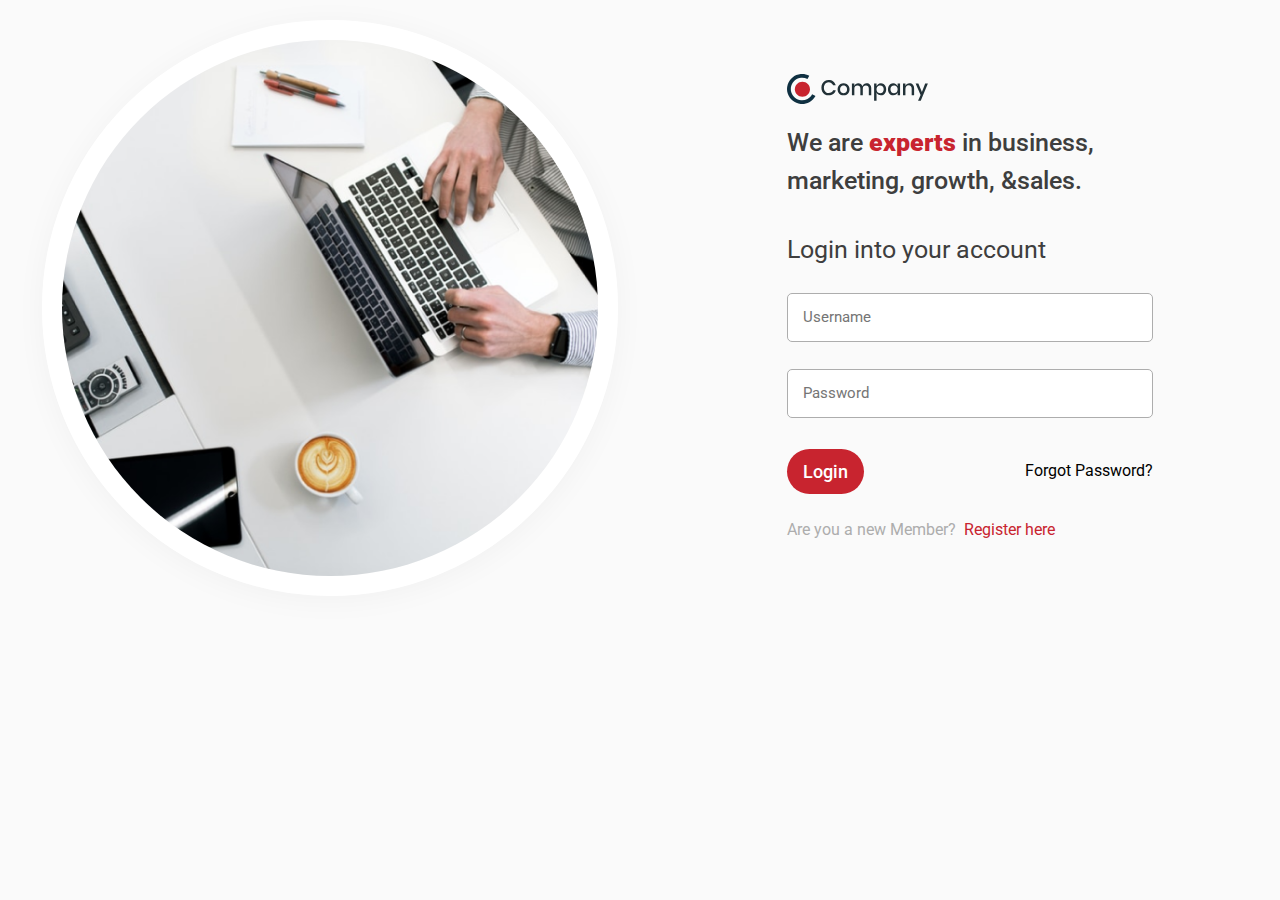
<file: index.html>
<!DOCTYPE html>
<html lang="en">

<head>
    <meta charset="UTF-8">
    <meta name="viewport" content="width=device-width, initial-scale=1.0">
    <link rel="stylesheet" type="text/css" href="css/bootstrap.min.css" media="all">
    <link rel="stylesheet" href="css/index.css">
    <title>Login Page</title>
    <style>
        @media  screen and (max-width: 970px) {
            .mainContainer{
                display: flex;
                flex-direction: column;
            }
            .formFooter a{
                margin-left: 5vw;
            }
            .loginForm{
                padding: 21px;
            }
        }
    </style>
</head>

<body>
    <div class="Container1">

        <div class="heroImg">
            <img src="images/hero-image.png"  class="img-fluid" alt="main iamge">
        </div>

        <div class="loginForm">
            
            <div class="formItems">
                <img class="img-fluid logoImg" src="images/header-logo.svg" alt="logo image">

                <div class="title">
                    We are <span>experts</span> in business,<br> marketing, growth, &sales.
                </div>

                <p class="loTitle">Login into your account</p>


                <form method="post" class="form">

                    <input class="username" type="text" placeholder="Username">
                    <input class="password" type="password" placeholder="Password">

                    <div class="fFooter">
                        <input class="submitBtn" type="submit" value="Login">
                        <div class="fPass">
                            <a href="#">Forgot Password?</a>
                        </div>
                    </div>

                </form>
                <p class="register">Are you a new Member? <span><a href="#">Register here</a></span></p>
            </div>

        </div>

    </div>
</body>

</html>
</file>
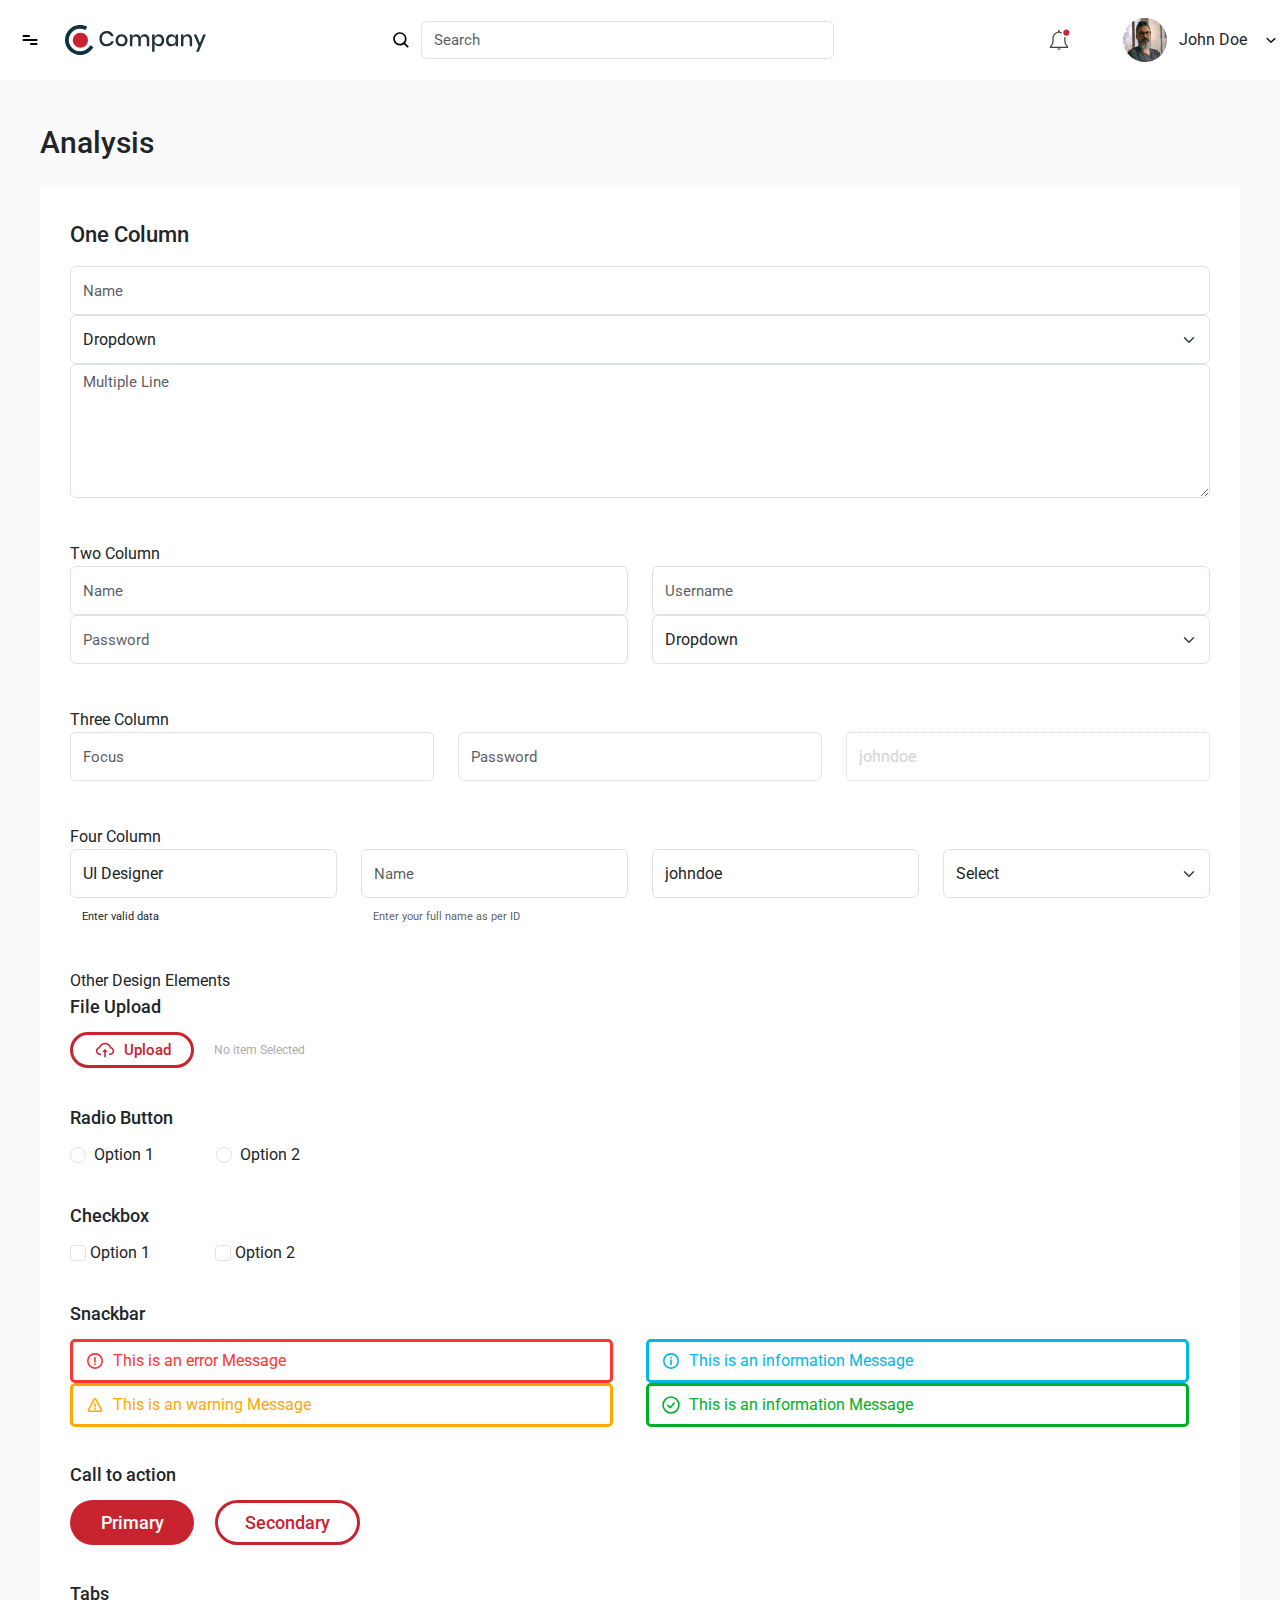
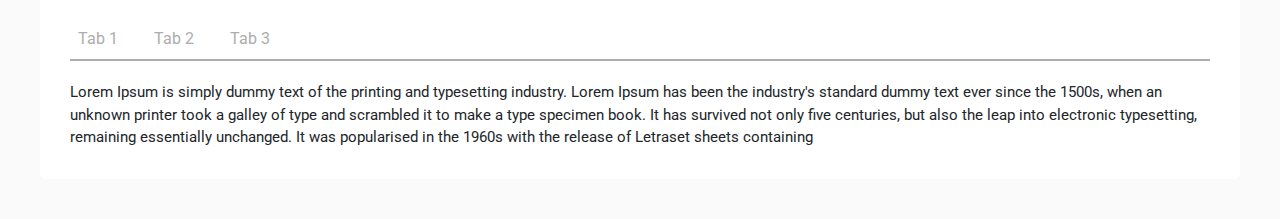
<file: innerpage.html>
<!DOCTYPE html>
<html lang="en">

<head>
    <meta charset="UTF-8">
    <meta name="viewport" content="width=device-width, initial-scale=1.0">
    <link rel="stylesheet" href="css/bootstrap.min.css">
    <link rel="stylesheet" href="css/index.css">
    <title>Analysis</title>
    <style>
    

        @media screen and (max-width: 862px) {
            .profile {
                margin-left: 20px;
            }
        }

        @media screen and (max-width: 810px) {
            .fourColumns {
                display: grid;
                grid-template-columns: auto;
                row-gap: 10px;
            }
        }

        @media screen and (max-width: 775px) {
            .analysisBody {
                padding: 20px;
            }
        }

        @media screen and (max-width: 670px) {
            .profileName {
                display: none;
            }

            .headerRight {
                display: none;
              
            }

            .header {
                grid-template-columns: auto auto;
                padding-right: 10px;
            }

            .notifiLink {
                display: block;
            }

            .profileLink {
                display: block;
            }
        }

        @media screen and (max-width: 476px) {}

        @media screen and (max-width: 465px) {
            .sideNavSSS {
                width: -webkit-fill-available;
            }

            .headerLeft {
                margin-right: 10px;
            }

            .logoIcon {
                margin-left: 10px;
            }
        }

        @media screen and (max-width: 425px) {
            .col {
                margin-bottom: 10px;
                flex: 1 0 100%;
            }
        }

        @media screen and (max-width: 370px) {
            .logoIcon {
                display: none;
            }
        }
    </style>
</head>

<body>
    <div class="header" id="headerBar">
            
        <div class="headerLeft">
            <img class="menuIcon" src="images/menu-bar.svg" id="menuBtn" onclick="showMenu()">
            <img class="logoIcon" src="images/header-logo.svg">
        </div>

        <div class="headerMid">
            <img class="searchIcon" src="images/search-icon.svg">
            <input type="search" class="form-control rounded" placeholder="Search"/>
        </div>

        <div class="headerRight">
            
                <img class="notificationIcon" src="images/notification-icon.svg">
                <img class="profile" src="images/profile.png">
                <p class="profileName">John Doe</p>
                <img class="downArrow" src="images/downward-arrow.svg">
    
        </div>

    </div>

    <div class="analysis">

        <div class="sideMenu" id="sideBar">

           
            
            <a href="./dashboard.html">
                <div class="dashboardLink" id="dashboardBtn">
                        <div class="dashboardIcon"><img src="images/dashboard-default.svg"></div>
                        <p>Dashboard</p>
                </div>
            </a>

            <a href="#">
                <div class="analysisLink">
                    <img class="analysisIcon" src="images/graph-default.svg">
                    <p>Analysis</p>
                </div>
            </a>

            <a href="#">
                <div class="inboxLink">
                    <img class="inboxIcon" src="images/inbox-default.svg">
                    <p>Inbox</p>
                </div>
            </a>

            <a href="#">
                <div class="historyLink">
                    <img class="historyIcon" src="images/clock-default.svg">
                    <p>History</p>
                </div>
            </a>

            <a href="#">
                <div class="usersLink">
                    <img class="usersIcon" src="images/user-default.svg">
                    <p>Users</p>
                </div>
            </a>

            <a href="#">
                <div class="maintenanceLink">
                    <img class="maintenanceIcon" src="images/maintenance-default.svg">
                    <p>Maintenance</p>
                </div>
            </a>

            <a href="#">
                <div class="settingLink">
                    <img class="settingIcon" src="images/setting-default.svg">
                    <p>Setting</p>
                </div>
            </a>

            <a href="#" class="notifiLink">
                <div>
                    <img class="notifiIcon" src="images/notification-icon.svg">
                    <p>Notification</p>
                </div>
            </a>

            <a href="#" class="profileLink">
                <div>
                    <img class="profileIcon" src="images/profile.png">
                    <p>John Doe</p>
                    <img class="downArrow" src="images/downward-arrow.svg">
                </div>
            </a>

        </div>

        <div class="analysisBody">
            <p class="analysisTitle">Analysis</p>

            <div class="mainForm">
                <p class="title-1">One Column</p>

                <div class="form-group">
                    <div class="col">
                        <input type="text" class="form-control" placeholder="Name">
                    </div>

                    <div class="col">
                        <select class="form-select">
                            <option disabled selected hidden>Dropdown</option>
                            <option>1</option>
                            <option>2</option>
                            <option>3</option>
                            <option>4</option>
                        </select>
                    </div>

                    <div class="col">
                        <textarea class="form-control" rows="5" placeholder="Multiple Line"></textarea>
                    </div>
                </div>

                <p class="titles">Two Column</p>

                <div class="form-group">
                    <div class="row">
                        <div class="col">
                            <input type="text" class="form-control" placeholder="Name">
                        </div>
                        <div class="col">
                            <input type="text" class="form-control" placeholder="Username">
                        </div>
                    </div>

                    <div class="row">
                        <div class="col">
                            <input type="text" class="form-control" placeholder="Password">
                        </div>
                        <div class="col">
                            <select class="form-select">
                                <option disabled selected hidden>Dropdown</option>
                                <option>1</option>
                                <option>2</option>
                                <option>3</option>
                                <option>4</option>
                            </select>
                        </div>
                    </div>
                </div>

                <p class="titles">Three Column</p>

                <div class="form-group">
                    <div class="row">
                        <div class="col">
                            <input type="text" class="form-control focusInput shadow-none" placeholder="Focus">
                        </div>
                        <div class="col">
                            <input type="password" class="form-control" placeholder="Password">
                        </div>
                        <div class="col">
                            <input type="text" class="form-control" placeholder="disabled" value="johndoe" disabled>
                        </div>
                    </div>
                </div>

                <p class="titles">Four Column</p>

                <div class="form-group">
                    <div class="row fourColumns">
                        <div class="col designationBox">
                            <input type="text" class="form-control shadow-none" placeholder="Designation"
                                value="UI Designer">
                            <div class="inputSmallDiv"><small>Enter valid data</small></div>
                        </div>
                        <div class="col">
                            <input type="text" class="form-control" placeholder="Name">
                            <div class="inputSmallDiv"><small class="text-muted">Enter your full name as per ID</small>
                            </div>
                        </div>
                        <div class="col">
                            <input type="text" class="form-control" placeholder="Username" value="johndoe">
                        </div>
                        <div class="col">
                            <select class="form-select">
                                <option disabled selected hidden>Select</option>
                                <option>1</option>
                                <option>2</option>
                                <option>3</option>
                                <option>4</option>
                            </select>
                        </div>
                    </div>
                </div>

                <p class="titles">Other Design Elements</p>

                <p class="subTitles">File Upload</p>

                <div class="fileUpload">
                    <a href="#">
                        <div class="uploadBtn">
                            <img src="images/cloud-upload-icon.svg">
                            <p>Upload</p>
                        </div>
                    </a>
                    <p class="noItemText">No item Selected</p>
                </div>

                <p class="subTitles">Radio Button</p>

                <div class="radioBtns">
                    <div class="form-check form-check-inline">
                        <input class="form-check-input shadow-none" type="radio" name="radiobtn" value="option1">
                        <label class="form-check-label" for="inlineRadio1">Option 1</label>
                    </div>
                    <div class="form-check form-check-inline">
                        <input class="form-check-input shadow-none" type="radio" name="radiobtn" value="option2">
                        <label class="form-check-label" for="inlineRadio2">Option 2</label>
                    </div>
                </div>

                <p class="subTitles">Checkbox</p>

                <div class="checkBox">
                    <div class="form-check-inline">
                        <input class="form-check-input shadow-none" type="checkbox" value="" id="defaultCheck1">
                        <label class="form-check-label" for="defaultCheck1">Option 1</label>
                    </div>
                    <div class="form-check-inline">
                        <input class="form-check-input shadow-none" type="checkbox" value="" id="defaultCheck2">
                        <label class="form-check-label" for="defaultCheck2">Option 2</label>
                    </div>
                </div>

                <p class="subTitles">Snackbar</p>

                <div class="snackBar">
                    <div class="row snackBarRow">
                        <div class="col errorMsg">
                            <img src="images/error-icon.svg">
                            <p>This is an error Message</p>
                        </div>
                        <div class="col infoMsg">
                            <img src="images/info-icon.svg">
                            <p>This is an information Message</p>
                        </div>
                    </div>
                    <div class="row snackBarRow">
                        <div class="col warnMsg">
                            <img src="images/warning-icon.svg">
                            <p>This is an warning Message</p>
                        </div>
                        <div class="col successMsg">
                            <img src="images/success-icon.svg">
                            <p>This is an information Message</p>
                        </div>
                    </div>
                </div>

                <p class="subTitles">Call to action</p>

                <div class="actionButtons">
                    <div class="primaryBtn">
                        <p>Primary</p>
                    </div>
                    <div class="secondaryBtn">
                        <p>Secondary</p>
                    </div>
                </div>

                <p class="subTitles">Tabs</p>

                <div class="tabView">
                    <a href="#">
                        <p>Tab 1</p>
                    </a>
                    <a href="#">
                        <p>Tab 2</p>
                    </a>
                    <a href="#">
                        <p>Tab 3</p>
                    </a>
                </div>
                <!-- hii -->

                <div class="tabContent">
                    Lorem Ipsum is simply dummy text of the printing and typesetting industry. Lorem Ipsum has been the
                    industry's standard dummy text ever since the 1500s, when an unknown printer took a galley of type
                    and scrambled it to make a type specimen book. It has survived not only five centuries, but also the
                    leap into electronic typesetting, remaining essentially unchanged. It was popularised in the 1960s
                    with the release of Letraset sheets containing
                </div>
            </div>
        </div>
    </div>
</body>
<script>
    const sideBar = document.getElementById("sideBar");
    console.log(toString(sideBar.style.display));

    function showMenu() {
        if (window.getComputedStyle(sideBar).display === 'none') {
            sideBar.style.display = "block";
            sideBar.style.position = "absolute"
            if (parseInt(window.innerWidth) <= 500) {
                sideBar.style.minHeight = "fit-content";
                document.body.style.overflow = "hidden";
            }
            else {
                sideBar.style.minHeight = "100vh";
            }
        }
        else {
            sideBar.style.display = "none";
            document.body.style.overflow = "auto";
        }
    }
</script>

</html
</file>
<file: css/index.css>
@import url('https://fonts.googleapis.com/css2?family=Roboto:wght@100;300;400;500;700;900&display=swap');

html{
   
    background: #FAFAFA 0% 0% no-repeat padding-box;
    opacity: 1;
}

body{
    width: 100%;
    height: 100%;
    background: #FAFAFA;
    font-family: 'Roboto', sans-serif;
    overflow-x: hidden;
}

p{
    margin: 0px;
}

a{
    text-decoration: none;
    color:black;
}

.Container1{
    display: flex;
    flex-direction: row;
    height: 100%;
    width: 100%;
    align-items: center;
   
}

.heroImg{
    display: flex;
    flex: 1 1 0;
    align-items: center;
    justify-content: center;
    padding: 20px;
    
}

.heroImg img {
    max-height: 576px;
    width: auto;
    border-radius: 50%;
    box-shadow: 0px 4px 31px #0000000A;
    border: 20px solid #FFFFFF;
}

.loginForm{
    display: flex;
    flex: 1 1 0;
   
    justify-content: center;
    align-items: center;
}

.logoImg{
    max-width: 272px;
    
}

.title{
    font-size: 40px;
    font-weight: 400;
    color: #3E3E3E;
    margin-top: 20px;
  
}

.title span{
    font-weight: 900;
    color: #C8242F;
}

.loTitle{
    font-weight: 400;
    font-size: 25px;
    color: #3E3E3E;
    margin-top: 32px;
    width: fit-content;
}

.form{
    margin-top: 24px;
    display: flex;
    flex-direction: column;
}

/* .userInput{
    display: flex;
    flex-direction: column;
} */

.username{
    width: 100%;
    height: 49px;
    border: 1px solid #ADADAD;
    border-radius: 5px;
    font-size: 15px;
    padding-left: 15px;
}

.password{
    margin-top: 27px;
    width: 100%;
    height: 49px;
    border: 1px solid #ADADAD;
    border-radius: 5px;
    font-size: 15px;
    padding-left: 15px;
}

::placeholder{
    font-weight: 400;
    font-size: 15px;
}

.fFooter{
    margin-top: 31px;
    display: flex;
    flex-direction: row;
    align-items: center;
}

.submitBtn{
    width: 138px;
    height: 45px;
    background: #C8242F;
    border-radius: 23px;
    border: 0;
    color: white;
    font-weight: 500;
    font-size: 18px;
}

.formFooter{
display: flex;
flex-direction: row;
margin-top: 31px;
align-items: center;
}

.fPass{
    width: 100%;
    max-width: 500px;
    margin-left: 100px;
    display: flex;
    justify-content: end;
}
.register{
    margin-top: 24px;
    color: #ADADAD;
    font-weight: 400;
    width: fit-content;
}

.register span a{
    margin-left: 4px;
    color: #C8242F;
    text-decoration: none;
}




/* ************************* */
/* Dashboard CSS */

.header{
    display: grid;
    grid-template-columns: auto auto auto;
    flex-direction: row;
    height: 80px;
    align-items: center;
    position: sticky;
    top: -1px;
    left: 0;
    background-color: #FFFFFF;
    z-index: 10;
}

.headerLeft{
    display: flex;
    flex-direction: row;
    justify-content: start;
    align-items: center;
    margin-left: 20px;
    width: 100%;
}

.menuIcon{
    width: 20px;
    height: 20px;
}

.logoIcon{
    margin-left: 25px;
    height: 30px;
    width: 142px;
}

.headerMid{
    display: flex;
    flex-direction: row;
    width: 100%;
    justify-content: start;
    align-items: center;
}

.searchIcon{
    height: 20px;
    width: 20px;
    margin-right: 10px;
}

.searchText{
    margin-left:15px ;
    font-size: 20px;
    font-weight: 400;
}

.headerRight{
    width: 100%;
    display: flex;
    flex-direction: row;
    justify-content: end;
    align-items: center;
    margin-right: 30px;
}


.notificationIcon{
    height: 22px;
    width: 22px;
}

.profile{
    height: 44px;
    width: 44px;
    margin-left: 53px;
}

.profileName{
    margin-left: 12px;
    font-weight: 400;
    font-size: 16px;
}

.downArrow{
    margin-left: 15px;
    width: 18px;
    height: 18px;
}

.mainDash{
  
    display: grid;
    position: relative;
 
}

.sideMenu{
    display: none;
    flex-direction: column;
    height: 100%;
    min-width: 240px;
    align-items: center;
    padding-left: 30px;
    padding-right: 20px;
    padding-top: 25px;
    background-color: #FFFFFF;
 
    left: 0;
    z-index: 5;
}

.dashboardIcon{
    width: fit-content;
}

.sideMenu p{
    font-weight: 400;
    font-size: 16px;
}

.sideMenu div{
    display: flex;
    flex-direction: row;
    align-items: center;
    height: 43px;
    border-radius: 5px;
}

.sideMenu div img{
    margin-left: 18px;
    margin-right: 13px;
    height: 20px;
    width: 20px;
}

.sideMenu div:hover{
    background-color: #FFF3F4;
    color: #C8242F;
}

.notifiLink{
    display: none;
}

.profileLink{
    display: none;
}

.dashboardIcon:hover{
    background: url("/images/dashboard-active.svg");
}

.dashBody{
    display: flex;
    flex-direction: column;
    padding: 40px;
    background-color: #FAFAFA;
    height: 100%;
    width: auto;
    
    z-index: 0;
}

.dashTitle{
    font-size: 30px;
    font-weight: 500;
}

.infoCards{
    display: grid;
    grid-template-columns: auto auto auto auto auto;
    column-gap: 30px;
    row-gap: 15px;
    min-height: 116px;
    margin-top: 23px;
}

.cardItem{
    display: flex;
    flex-direction: row;
    background-color: #FFFFFF;
    align-items: center;
    justify-content: center;
    /* margin-right: 30px; */
    padding-top: 20px;
    padding-bottom: 20px;
    border-radius: 5px;
}

.cardItem img{
    margin-right: 20px;
    height: 33px;
    width: 33px;
}

.cardTitle{
    display: flex;
    flex-direction: column;
}

.title{
    font-weight: 500;
    font-size: 25px;
    color: #3E3E3E;
}

.subTitle{
    font-size: 15px;
    color: #3E3E3E;
}

.chart{
    display: grid;
    grid-template-columns: 65% 32.5%;
    column-gap: 30px;
    margin-top: 30px;
    min-height: 400px;
}

.graph{
    display: flex;
    flex-direction: column;
    background-color: #FFFFFF;
    border-radius: 5px;
  
    padding-left: 29px;
    padding-top: 24px;
    padding-bottom: 29px;
    padding-right: 29px;
}

.graphHeader{
    display: flex;
    flex-direction: row;
    align-items: center;
}

.graphTitle{
    font-size: 22px;
    font-weight: 500;
    color: #3E3E3E;
}

.graphInfo{
    font-size: 12px;
    color: #ADADAD;
    display: flex;
    flex-direction: row;
    width: 100%;
    justify-content: end;
}

.graphInfo p{
    margin-right: 20px;
}

.graphImg{
    margin-top: 25px;
    max-height: 295px;
}

.pieChart{
    display: flex;
    flex-direction: column;
    background-color: #FFFFFF;
    border-radius: 5px;

    padding-left: 29px;
    padding-top: 24px;
    padding-right: 29px;
}

.pieHeader{
    font-size: 22px;
    font-weight: 500;
    color: #3E3E3E;
}

.pieChartImg{
    display: flex;
    max-height: 250px;
    justify-content: center;
    margin-top: 10px;
}

.pieSubTitle{
    display: grid;
    grid-template-columns: auto auto;
}

.column{
    display: flex;
    justify-content: center;
    align-items: center;
}

.pieTtlColumn{
    width: fit-content;
}

.country{
    display: flex;
    flex-direction: row;
    margin-bottom: 18px;
}

.countryColor{
    height: 18px;
    width: 18px;
    border-radius: 50%;
    margin-right: 9px;
}

.countryName{
    font-size: 15px;
    color: #3E3E3E;
}

.invoice{
    /* display: none; */
    background-color: #FFFFFF;
    border-radius: 5px;
    margin-top: 30px;
  
    padding: 25px;
}

.invoiceTtl{
    font-size: 22px;
    font-weight: 500;
    color: #3E3E3E;
    margin-bottom: 37px;
}

.invoiceTable{
    display: grid;
    grid-template-columns: max-content max-content max-content max-content max-content max-content;
    padding: 5px;
}

.tableHeader{
    font-size: 15px;
    color: #ADADAD;
}

.table-wrapper{
    overflow: auto; 
    /* min-width: 650px; */
    width: 100%;
}

tbody tr{
    font-size: 15px;
    color: #3E3E3E;
}

.btnPaid{
    display: flex;
    height: 26px;
    width: 50px;
    background-color: #EBFFEF;
    border-radius: 5px;
    color: #3CDD5F;
    justify-content: center;
    align-items: center;
}

.btnFailed{
    display: flex;
    height: 26px;
    width: 60px;
    background-color: #FFF5F5;
    border-radius: 5px;
    color: #FF4545;
    justify-content: center;
    align-items: center;
}

.btnPending{
    display: flex;
    height: 26px;
    width: 75px;
    background-color: #F8F8F8;
    border-radius: 5px;
    color: #BABABA;
    justify-content: center;
    align-items: center;
}





/* ***************************************** */
/* Inner Page CSS */

.analysis{
    display: grid;
    flex-direction: row;    
    position: relative;
}

.analysisBody{
    display: flex;
    flex-direction: column;
    padding: 40px;
    background-color: #FAFAFA;
    height: 100%;
    width: 100%;
    z-index: 0;
}

.analysisTitle{
    font-size: 30px;
    font-weight: 500;
}

.mainForm{
    margin-top: 23px;
    background-color: #FFFFFF;
    border-radius: 5px;
    padding: 30px;
}

.title-1{
    font-size: 22px;
    font-weight: 500;
    margin-bottom: 15px;
}

.form-group{
    margin-bottom: 44px;
}

.form-group input,select{
    height: 49px;
}

.fourColumns{
    margin-bottom: 44px;
}

input[type="text"]:disabled{
    border-style: dotted;
    color: lightgray;
    border-radius: 5px;
    border-color: lightgray;
    background-color: #FFFFFF;
}

.focusInput:focus{
    border: solid #C8242F;
}

.inputSmallDiv{
    margin-top: 9px;
    padding-left: 12px;
    font-size: 12px;
}

.designationBox input:focus{
    border: solid #FF3C3C;
}

.designationBox input:focus + small{
    color: #FF3C3C;
}

.subTitles{
    font-size: 18px;
    font-weight: 500;
    margin-bottom: 12px;
}

.uploadBtn{
    display: flex;
    flex-direction: row;
    width: 124px;
    height: 36px;
    border-radius: 18px;
    border: #C8242F solid;
    align-items: center;
    justify-content: center;
    margin-right: 20px;
}

.uploadBtn p{
    color: #C8242F;
    font-size: 15px;
    font-weight: 500;
}

.uploadBtn img{
    height: 22px;
    width: 22px;
    margin-right: 8px;
}

.fileUpload{
    display: flex;
    flex-direction: row;
    align-items: center;
    margin-bottom: 36px;
}

.noItemText{
    font-size: 12px;
    color: #ADADAD;
}

.radioBtns{
    margin-bottom: 33px;
}

.radioBtns input:checked{
    border: #C8242F solid;
    background-color: #C8242F;
}

.radioBtns label{
    margin-right: 42px;
}

.checkBox label{
    margin-right: 45px;
}

.checkBox input:checked{
    border: #C8242F solid;
    background-color: #C8242F;
}

.checkBox{
    margin-bottom: 35px;
}

.errorMsg{
    display: flex;
    flex-direction: row;
    border: #FF3535 solid;
    border-radius: 5px;
    color: #FF3535;
    align-items: center;
    justify-content: left;
    margin-right: 33px;
}

.errorMsg img{
    height: 20px;
    width: 20px;
    margin-right: 8px;
}

.infoMsg{
    display: flex;
    flex-direction: row;
    border: #00B9E1 solid;
    border-radius: 5px;
    color: #00B9E1;
    align-items: center;
    justify-content: left;
    margin-right: 33px;
}

.infoMsg img{
    height: 20px;
    width: 20px;
    margin-right: 8px;
}

.successMsg{
    display: flex;
    flex-direction: row;
    border: #00AF27 solid;
    border-radius: 5px;
    color: #00AF27;
    align-items: center;
    justify-content: left;
    margin-right: 33px;
}

.successMsg img{
    height: 20px;
    width: 20px;
    margin-right: 8px;
}

.warnMsg{
    display: flex;
    flex-direction: row;
    border: #FFA800 solid;
    border-radius: 5px;
    color: #FFA800;
    align-items: center;
    justify-content: left;
    margin-right: 33px;
}

.warnMsg img{
    height: 20px;
    width: 20px;
    margin-right: 8px;
}

.snackBarRow{
    margin-left: 0px;
    min-height: 44px;
}

.snackBar{
    margin-bottom: 34px;
}

.actionButtons{
    display: flex;
    flex-direction: row;
}

.primaryBtn{
    height: 45px;
    width: 124px;
    background-color: #C8242F;
    color: #FFFFFF;
    font-size: 18px;
    font-weight: 500;
    border-radius: 23px;
    display: flex;
    align-items: center;
    justify-content: center;
    margin-right: 21px;
}

.secondaryBtn{
    width: 145px;
    height: 45px;
    border: #C8242F solid;
    color: #C8242F;
    font-size: 18px;
    font-weight: 500;
    display: flex;
    align-items: center;
    justify-content: center;
    border-radius: 23px;
}

.actionButtons{
    margin-bottom: 35px;
}

.tabView{
    display: flex;
    flex-direction: row;
    width: 100%;
    border-bottom: 2px solid #ADADAD;
    padding: 8px;
}

.tabView p{
    margin-right: 36px;
    color: #ADADAD;
}

.tabContent{
    font-size: 15px;
    margin-top: 20px;
}
</file>
